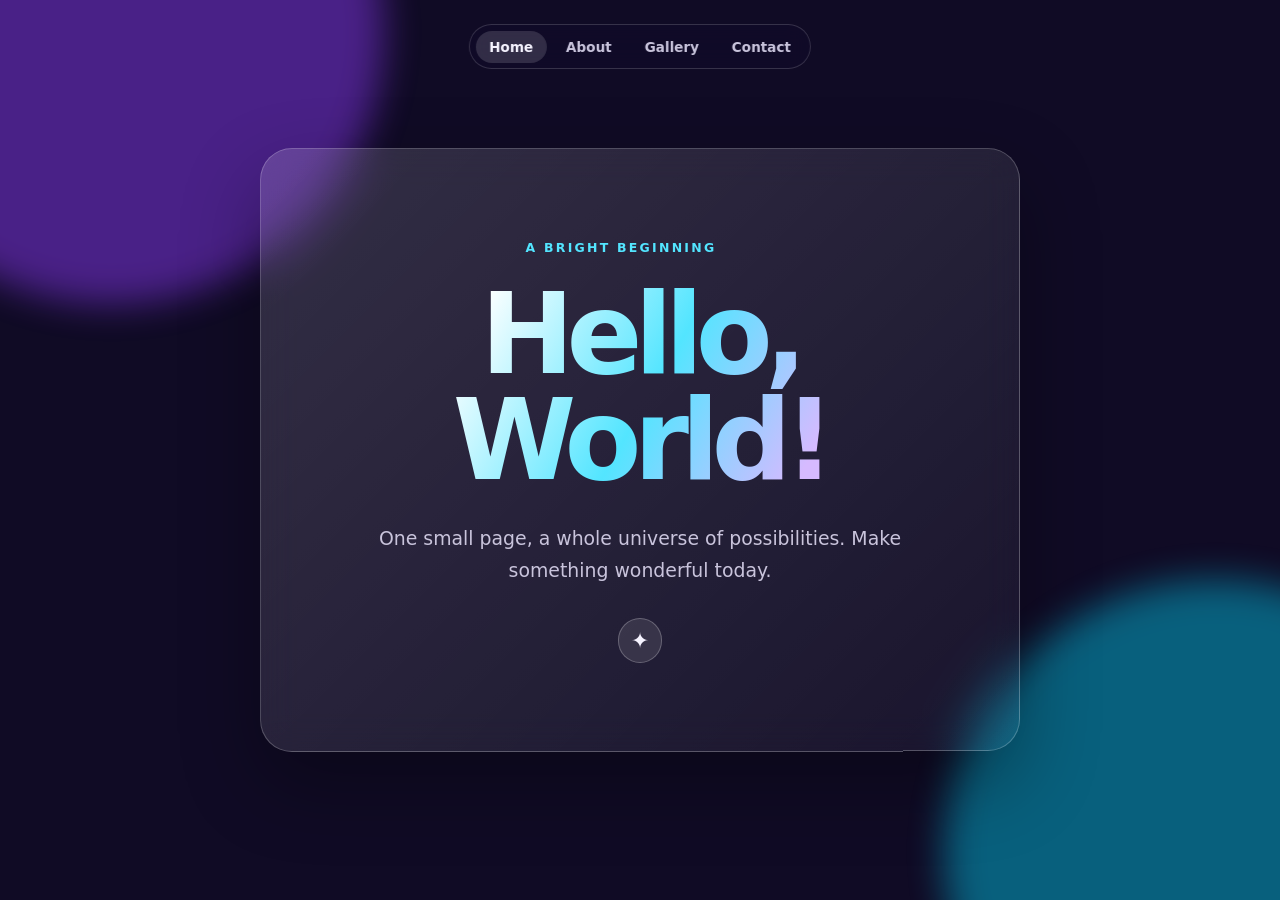
<file: index.html>
<!doctype html>
<html lang="en">
  <head>
    <meta charset="UTF-8" />
    <meta name="viewport" content="width=device-width, initial-scale=1.0" />
    <meta name="description" content="A cheerful hello world page." />
    <title>Hello, World!</title>
    <style>
      :root {
        color-scheme: dark;
        --ink: #f6f3ff;
        --muted: #c9c4dc;
        --purple: #a970ff;
        --cyan: #53e5ff;
      }

      * { box-sizing: border-box; }

      body {
        min-height: 100vh;
        margin: 0;
        display: grid;
        place-items: center;
        overflow: hidden;
        color: var(--ink);
        font-family: Inter, ui-sans-serif, system-ui, -apple-system, BlinkMacSystemFont, "Segoe UI", sans-serif;
        background: #100b25;
      }

      .orb {
        position: fixed;
        width: 34rem;
        aspect-ratio: 1;
        border-radius: 50%;
        filter: blur(18px);
        opacity: .45;
        animation: float 12s ease-in-out infinite alternate;
      }

      .orb.one { top: -15rem; left: -10rem; background: #913cff; }
      .orb.two { right: -13rem; bottom: -14rem; background: #00c7e9; animation-delay: -4s; }

      nav { position: absolute; top: 1.5rem; left: 50%; z-index: 1; display: flex; gap: .35rem; padding: .35rem; border: 1px solid rgb(255 255 255 / 16%); border-radius: 999px; background: rgb(18 12 42 / 55%); backdrop-filter: blur(12px); transform: translateX(-50%); }
      nav a { padding: .5rem .85rem; border-radius: 999px; color: var(--muted); font-size: .85rem; font-weight: 700; text-decoration: none; }
      nav a:hover, nav a[aria-current="page"] { background: rgb(255 255 255 / 14%); color: var(--ink); }

      main {
        position: relative;
        width: min(92vw, 760px);
        padding: clamp(2.5rem, 7vw, 5.5rem);
        text-align: center;
        background: linear-gradient(135deg, rgb(255 255 255 / 15%), rgb(255 255 255 / 4%));
        border: 1px solid rgb(255 255 255 / 22%);
        border-radius: 2rem;
        box-shadow: 0 2rem 5rem rgb(0 0 0 / 32%);
        backdrop-filter: blur(18px);
        animation: enter .8s cubic-bezier(.2, .8, .2, 1) both;
      }

      .eyebrow {
        margin: 0 0 1.4rem;
        color: var(--cyan);
        font-size: .78rem;
        font-weight: 800;
        letter-spacing: .18em;
        text-transform: uppercase;
      }

      h1 {
        margin: 0;
        font-size: clamp(3.5rem, 11vw, 7rem);
        line-height: .95;
        letter-spacing: -.07em;
        background: linear-gradient(120deg, #fff 20%, var(--cyan) 52%, #d6baff 80%);
        -webkit-background-clip: text;
        background-clip: text;
        color: transparent;
      }

      p {
        max-width: 34rem;
        margin: 1.75rem auto 0;
        color: var(--muted);
        font-size: clamp(1rem, 2.5vw, 1.18rem);
        line-height: 1.7;
      }

      .sparkle {
        display: inline-grid;
        place-items: center;
        width: 2.8rem;
        height: 2.8rem;
        margin-top: 2rem;
        border: 1px solid rgb(255 255 255 / 24%);
        border-radius: 50%;
        background: rgb(255 255 255 / 10%);
        font-size: 1.35rem;
        animation: pulse 2s ease-in-out infinite;
      }

      @keyframes enter { from { opacity: 0; transform: translateY(28px) scale(.96); } }
      @keyframes float { to { transform: translate(5rem, 3rem) scale(1.1); } }
      @keyframes pulse { 50% { transform: scale(1.12) rotate(14deg); box-shadow: 0 0 2rem #a970ff88; } }

      @media (prefers-reduced-motion: reduce) {
        *, *::before, *::after { animation-duration: .01ms !important; animation-iteration-count: 1 !important; }
      }
    </style>
  </head>
  <body>
    <nav aria-label="Main navigation">
      <a href="index.html" aria-current="page">Home</a>
      <a href="about.html">About</a>
      <a href="gallery.html">Gallery</a>
      <a href="contact.html">Contact</a>
    </nav>
    <div class="orb one" aria-hidden="true"></div>
    <div class="orb two" aria-hidden="true"></div>
    <main>
      <p class="eyebrow">A bright beginning</p>
      <h1>Hello, World!</h1>
      <p>One small page, a whole universe of possibilities. Make something wonderful today.</p>
      <span class="sparkle" aria-label="sparkles">✦</span>
    </main>
  </body>
</html>
</file>
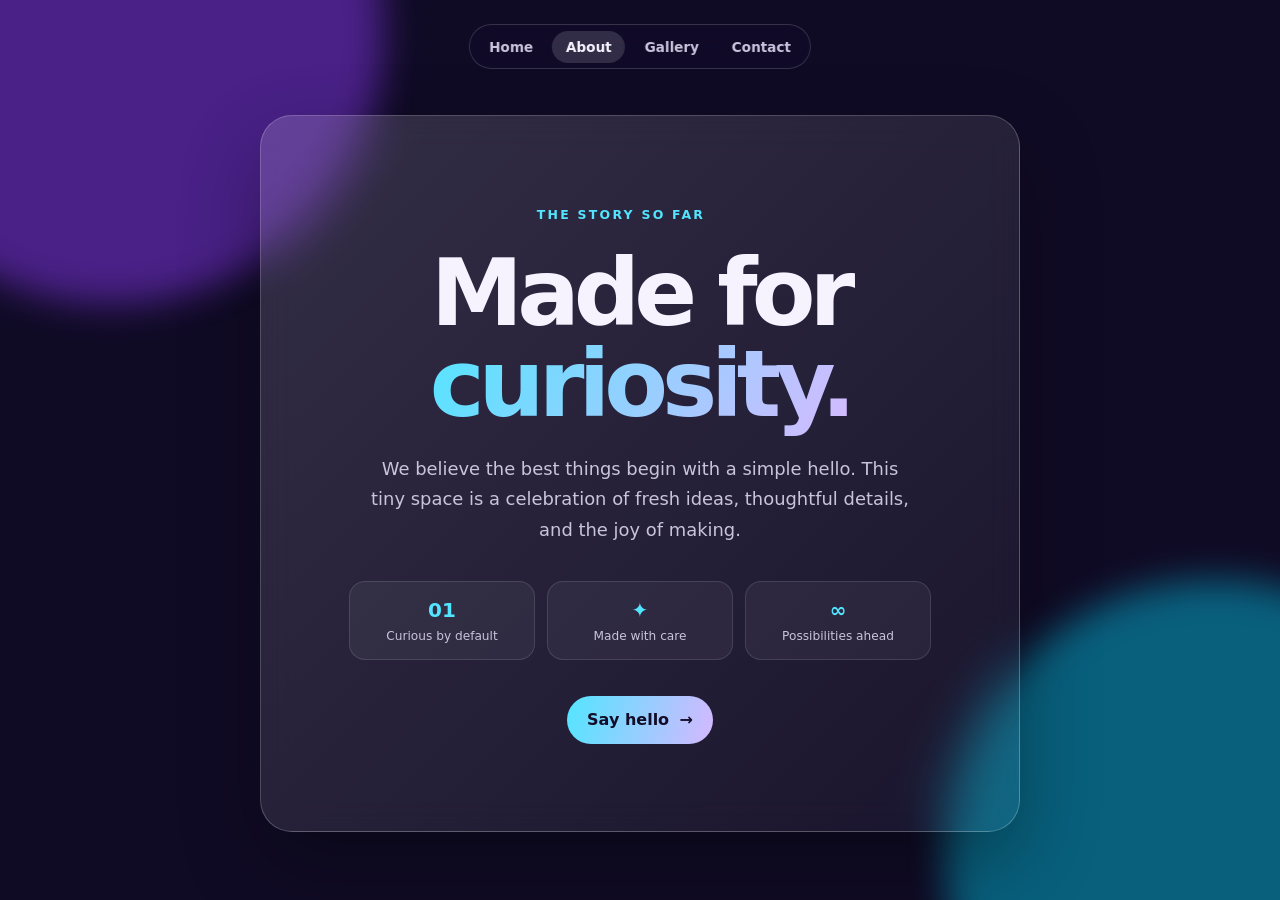
<file: about.html>
<!doctype html>
<html lang="en"><head><meta charset="UTF-8"><meta name="viewport" content="width=device-width, initial-scale=1.0"><meta name="description" content="About this bright little space."><title>About | Hello, World!</title><link rel="stylesheet" href="site.css"></head>
<body><div class="orb one" aria-hidden="true"></div><div class="orb two" aria-hidden="true"></div><nav aria-label="Main navigation"><a href="index.html">Home</a><a href="about.html" aria-current="page">About</a><a href="gallery.html">Gallery</a><a href="contact.html">Contact</a></nav><main><p class="eyebrow">The story so far</p><h1>Made for <span>curiosity.</span></h1><p>We believe the best things begin with a simple hello. This tiny space is a celebration of fresh ideas, thoughtful details, and the joy of making.</p><section class="cards"><article><b>01</b><span>Curious by default</span></article><article><b>&#10022;</b><span>Made with care</span></article><article><b>&infin;</b><span>Possibilities ahead</span></article></section><a class="button" href="contact.html">Say hello <b>&rarr;</b></a></main></body></html>
</file>
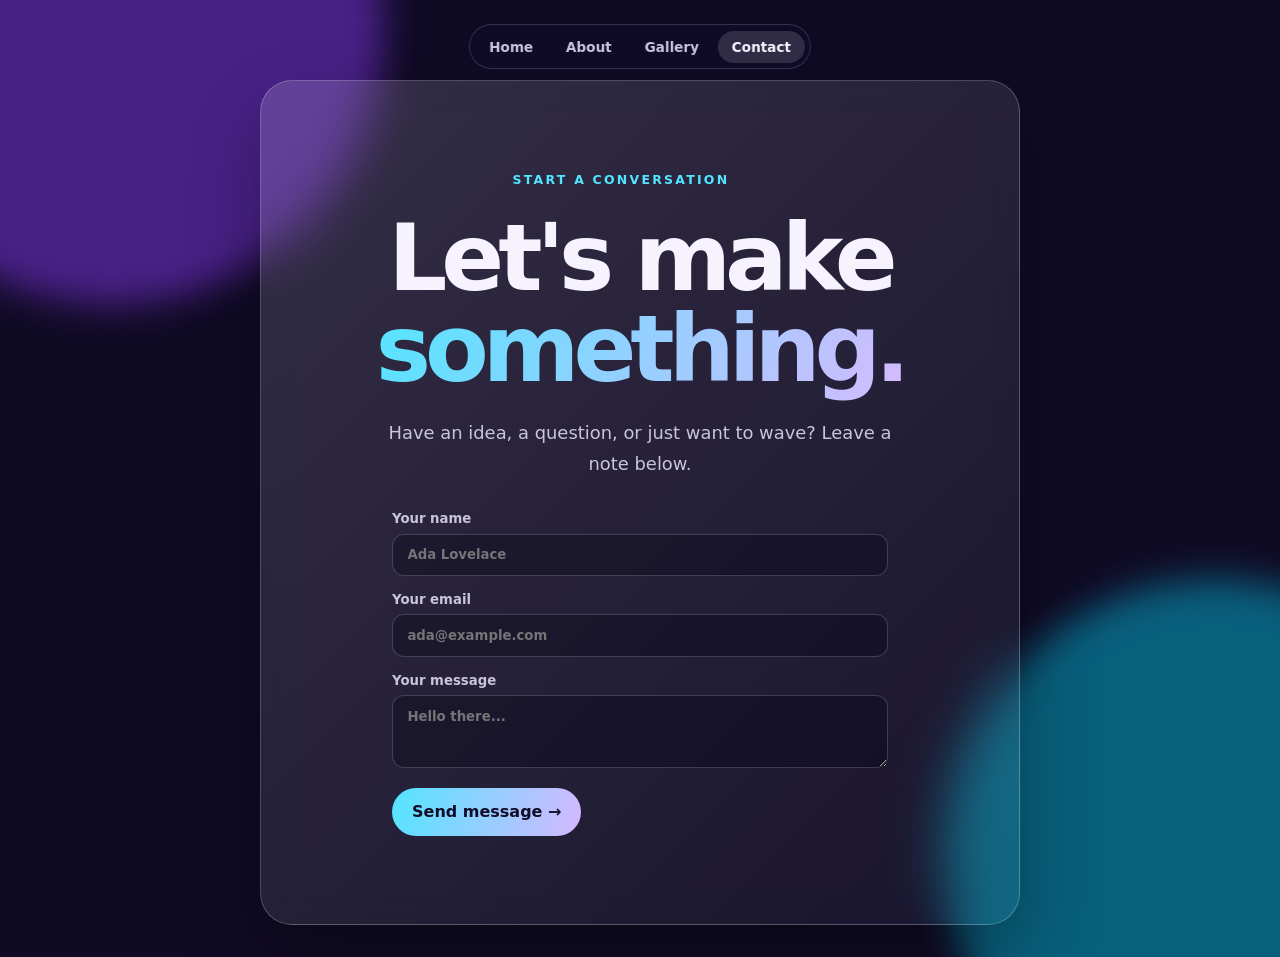
<file: contact.html>
<!doctype html>
<html lang="en"><head><meta charset="UTF-8"><meta name="viewport" content="width=device-width, initial-scale=1.0"><meta name="description" content="Get in touch."><title>Contact | Hello, World!</title><link rel="stylesheet" href="site.css"></head>
<body><div class="orb one" aria-hidden="true"></div><div class="orb two" aria-hidden="true"></div><nav aria-label="Main navigation"><a href="index.html">Home</a><a href="about.html">About</a><a href="gallery.html">Gallery</a><a href="contact.html" aria-current="page">Contact</a></nav><main><p class="eyebrow">Start a conversation</p><h1>Let's make<br><span>something.</span></h1><p>Have an idea, a question, or just want to wave? Leave a note below.</p><form onsubmit="event.preventDefault();this.querySelector('button').textContent='Message sent!';this.reset();"><label>Your name<input required name="name" placeholder="Ada Lovelace"></label><label>Your email<input required type="email" name="email" placeholder="ada@example.com"></label><label>Your message<textarea required name="message" rows="3" placeholder="Hello there..."></textarea></label><button type="submit">Send message &rarr;</button></form></main></body></html>
</file>
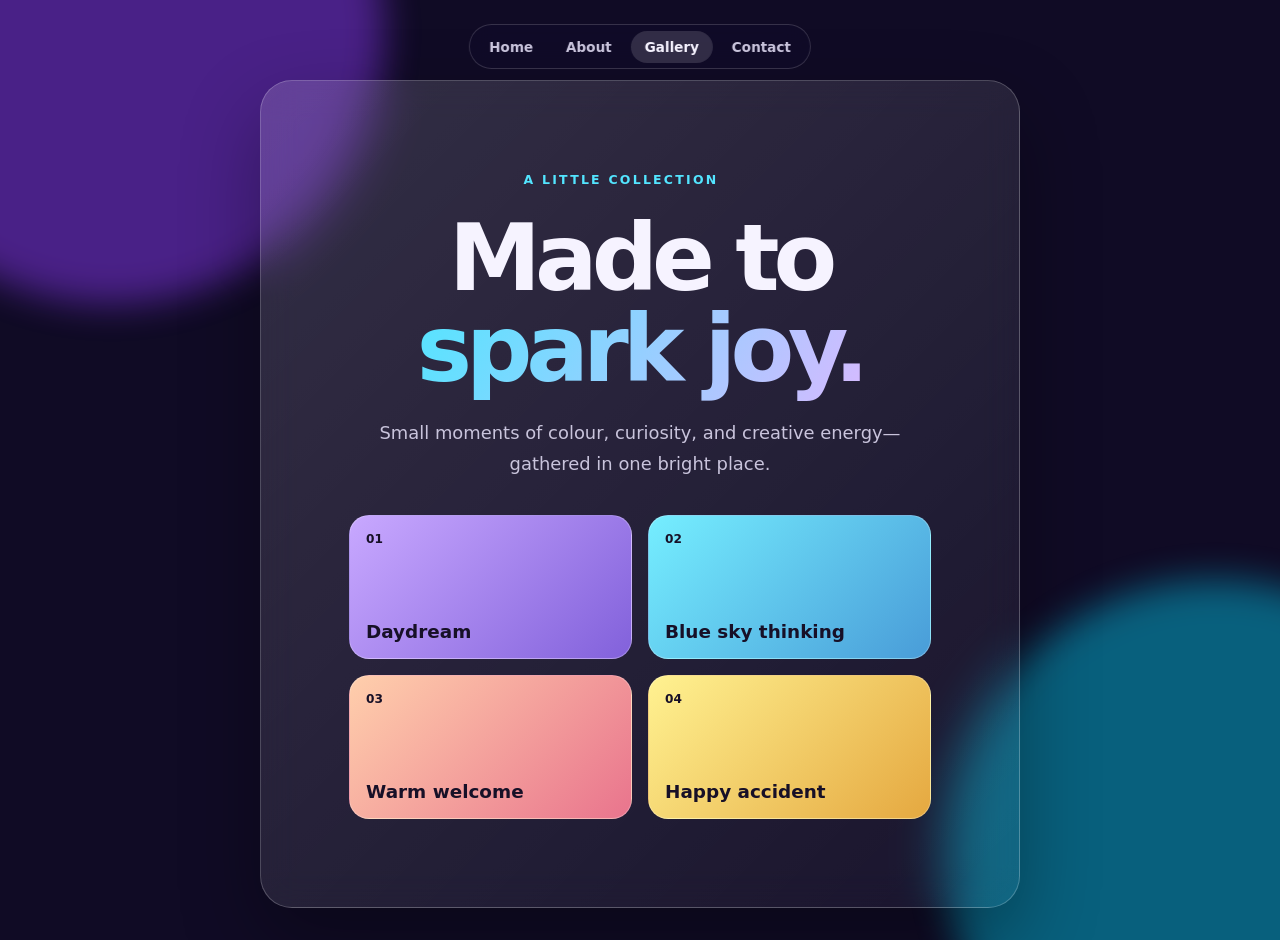
<file: gallery.HTML>
<!doctype html>
<html lang="en"><head><meta charset="UTF-8"><meta name="viewport" content="width=device-width, initial-scale=1.0"><meta name="description" content="A gallery of bright ideas."><title>Gallery | Hello, World!</title><link rel="stylesheet" href="site.css"><link rel="stylesheet" href="gallery.css"></head>
<body><div class="orb one" aria-hidden="true"></div><div class="orb two" aria-hidden="true"></div><nav aria-label="Main navigation"><a href="index.html">Home</a><a href="about.html">About</a><a href="gallery.html" aria-current="page">Gallery</a><a href="contact.html">Contact</a></nav><main><p class="eyebrow">A little collection</p><h1>Made to<br><span>spark joy.</span></h1><p>Small moments of colour, curiosity, and creative energy—gathered in one bright place.</p><section class="gallery-grid" aria-label="Creative gallery"><article class="tile lilac"><span>01</span><b>Daydream</b></article><article class="tile cyan"><span>02</span><b>Blue sky thinking</b></article><article class="tile peach"><span>03</span><b>Warm welcome</b></article><article class="tile yellow"><span>04</span><b>Happy accident</b></article></section></main></body></html>
</file>
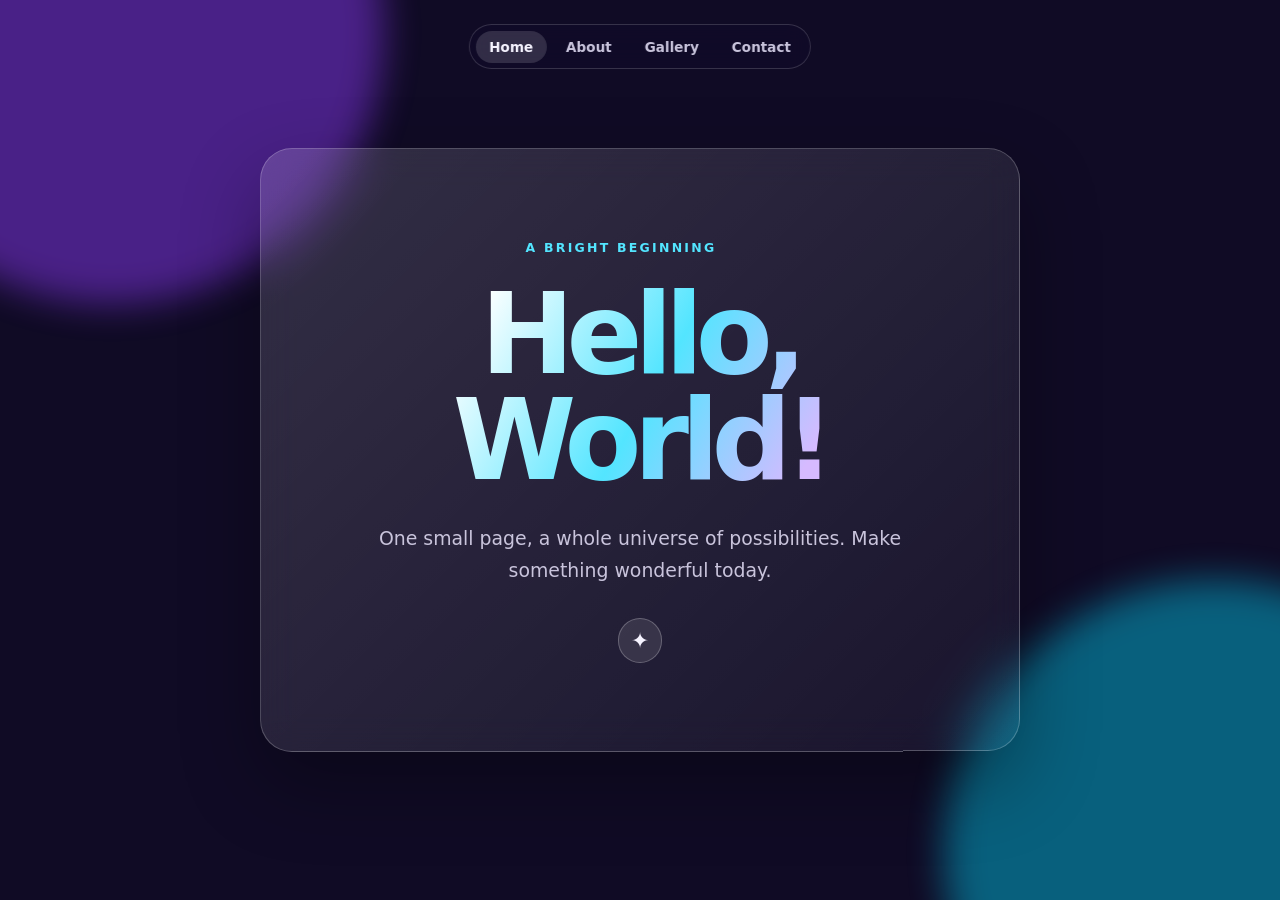
<file: hello-world.html>
<!doctype html>
<html lang="en">
  <head>
    <meta charset="UTF-8" />
    <meta name="viewport" content="width=device-width, initial-scale=1.0" />
    <meta name="description" content="A cheerful hello world page." />
    <title>Love You Asmi!</title>
    <style>
      :root {
        color-scheme: dark;
        --ink: #f6f3ff;
        --muted: #c9c4dc;
        --purple: #a970ff;
        --cyan: #53e5ff;
      }

      * { box-sizing: border-box; }

      body {
        min-height: 100vh;
        margin: 0;
        display: grid;
        place-items: center;
        overflow: hidden;
        color: var(--ink);
        font-family: Inter, ui-sans-serif, system-ui, -apple-system, BlinkMacSystemFont, "Segoe UI", sans-serif;
        background: #100b25;
      }

      .orb {
        position: fixed;
        width: 34rem;
        aspect-ratio: 1;
        border-radius: 50%;
        filter: blur(18px);
        opacity: .45;
        animation: float 12s ease-in-out infinite alternate;
      }

      .orb.one { top: -15rem; left: -10rem; background: #913cff; }
      .orb.two { right: -13rem; bottom: -14rem; background: #00c7e9; animation-delay: -4s; }

      nav { position: absolute; top: 1.5rem; left: 50%; z-index: 1; display: flex; gap: .35rem; padding: .35rem; border: 1px solid rgb(255 255 255 / 16%); border-radius: 999px; background: rgb(18 12 42 / 55%); backdrop-filter: blur(12px); transform: translateX(-50%); }
      nav a { padding: .5rem .85rem; border-radius: 999px; color: var(--muted); font-size: .85rem; font-weight: 700; text-decoration: none; }
      nav a:hover, nav a[aria-current="page"] { background: rgb(255 255 255 / 14%); color: var(--ink); }

      main {
        position: relative;
        width: min(92vw, 760px);
        padding: clamp(2.5rem, 7vw, 5.5rem);
        text-align: center;
        background: linear-gradient(135deg, rgb(255 255 255 / 15%), rgb(255 255 255 / 4%));
        border: 1px solid rgb(255 255 255 / 22%);
        border-radius: 2rem;
        box-shadow: 0 2rem 5rem rgb(0 0 0 / 32%);
        backdrop-filter: blur(18px);
        animation: enter .8s cubic-bezier(.2, .8, .2, 1) both;
      }

      .eyebrow {
        margin: 0 0 1.4rem;
        color: var(--cyan);
        font-size: .78rem;
        font-weight: 800;
        letter-spacing: .18em;
        text-transform: uppercase;
      }

      h1 {
        margin: 0;
        font-size: clamp(3.5rem, 11vw, 7rem);
        line-height: .95;
        letter-spacing: -.07em;
        background: linear-gradient(120deg, #fff 20%, var(--cyan) 52%, #d6baff 80%);
        -webkit-background-clip: text;
        background-clip: text;
        color: transparent;
      }

      p {
        max-width: 34rem;
        margin: 1.75rem auto 0;
        color: var(--muted);
        font-size: clamp(1rem, 2.5vw, 1.18rem);
        line-height: 1.7;
      }

      .sparkle {
        display: inline-grid;
        place-items: center;
        width: 2.8rem;
        height: 2.8rem;
        margin-top: 2rem;
        border: 1px solid rgb(255 255 255 / 24%);
        border-radius: 50%;
        background: rgb(255 255 255 / 10%);
        font-size: 1.35rem;
        animation: pulse 2s ease-in-out infinite;
      }

      @keyframes enter { from { opacity: 0; transform: translateY(28px) scale(.96); } }
      @keyframes float { to { transform: translate(5rem, 3rem) scale(1.1); } }
      @keyframes pulse { 50% { transform: scale(1.12) rotate(14deg); box-shadow: 0 0 2rem #a970ff88; } }

      @media (prefers-reduced-motion: reduce) {
        *, *::before, *::after { animation-duration: .01ms !important; animation-iteration-count: 1 !important; }
      }
    </style>
  </head>
  <body>
    <nav aria-label="Main navigation">
      <a href="hello-world.html" aria-current="page">Home</a>
      <a href="about.html">About</a>
      <a href="gallery.html">Gallery</a>
      <a href="contact.html">Contact</a>
    </nav>
    <div class="orb one" aria-hidden="true"></div>
    <div class="orb two" aria-hidden="true"></div>
    <main>
      <p class="eyebrow">A bright beginning</p>
      <h1>Hello, World!</h1>
      <p>One small page, a whole universe of possibilities. Make something wonderful today.</p>
      <span class="sparkle" aria-label="sparkles">✦</span>
    </main>
  </body>
</html>
</file>
<file: site.css>
:root{color-scheme:dark;--ink:#f6f3ff;--muted:#c9c4dc;--cyan:#53e5ff}*{box-sizing:border-box}body{min-height:100vh;margin:0;display:grid;place-items:center;overflow-x:hidden;color:var(--ink);font-family:Inter,ui-sans-serif,system-ui,-apple-system,BlinkMacSystemFont,"Segoe UI",sans-serif;background:#100b25}.orb{position:fixed;width:34rem;aspect-ratio:1;border-radius:50%;filter:blur(18px);opacity:.45;animation:float 12s ease-in-out infinite alternate}.orb.one{top:-15rem;left:-10rem;background:#913cff}.orb.two{right:-13rem;bottom:-14rem;background:#00c7e9;animation-delay:-4s}nav{position:absolute;top:1.5rem;left:50%;z-index:1;display:flex;gap:.35rem;padding:.35rem;border:1px solid #ffffff29;border-radius:999px;background:#120c2a8c;backdrop-filter:blur(12px);transform:translateX(-50%)}nav a{padding:.5rem .85rem;border-radius:999px;color:var(--muted);font-size:.85rem;font-weight:700;text-decoration:none}nav a:hover,nav a[aria-current=page]{background:#ffffff24;color:var(--ink)}main{position:relative;width:min(92vw,760px);margin:5rem 0 2rem;padding:clamp(2.5rem,7vw,5.5rem);text-align:center;background:linear-gradient(135deg,#ffffff26,#ffffff0a);border:1px solid #ffffff38;border-radius:2rem;box-shadow:0 2rem 5rem #00000052;backdrop-filter:blur(18px);animation:enter .8s cubic-bezier(.2,.8,.2,1) both}.eyebrow{margin:0 0 1.4rem;color:var(--cyan);font-size:.78rem;font-weight:800;letter-spacing:.18em;text-transform:uppercase}h1{margin:0;font-size:clamp(3rem,9vw,5.8rem);line-height:.98;letter-spacing:-.065em}h1 span{background:linear-gradient(120deg,var(--cyan),#d6baff);-webkit-background-clip:text;background-clip:text;color:transparent}p{max-width:34rem;margin:1.5rem auto 0;color:var(--muted);font-size:clamp(1rem,2.5vw,1.12rem);line-height:1.7}.cards{display:grid;grid-template-columns:repeat(3,1fr);gap:.75rem;margin:2.25rem 0}.cards article{display:grid;gap:.4rem;padding:1rem .5rem;border:1px solid #ffffff1f;border-radius:1rem;background:#ffffff0d}.cards b{color:var(--cyan);font-size:1.25rem}.cards span{color:var(--muted);font-size:.76rem}.button,button{display:inline-flex;align-items:center;justify-content:center;gap:.65rem;padding:.9rem 1.25rem;border:0;border-radius:999px;color:#130d29;background:linear-gradient(105deg,var(--cyan),#d5b8ff);font:inherit;font-weight:800;text-decoration:none;cursor:pointer}form{display:grid;gap:1rem;max-width:31rem;margin:2rem auto 0;text-align:left}label{display:grid;gap:.45rem;color:var(--muted);font-size:.83rem;font-weight:700}input,textarea{width:100%;padding:.8rem .9rem;border:1px solid #ffffff2e;border-radius:.75rem;outline:none;color:var(--ink);background:#08051959;font:inherit}input:focus,textarea:focus{border-color:var(--cyan);box-shadow:0 0 0 3px #53e5ff20}textarea{resize:vertical}button{justify-self:start;margin-top:.25rem}@keyframes enter{from{opacity:0;transform:translateY(28px) scale(.96)}}@keyframes float{to{transform:translate(5rem,3rem) scale(1.1)}}@media(max-width:480px){.cards{grid-template-columns:1fr}.cards article{grid-template-columns:2rem 1fr;align-items:center;text-align:left}}@media(prefers-reduced-motion:reduce){*,*::before,*::after{animation-duration:.01ms!important;animation-iteration-count:1!important}}
</file>
<file: gallery.css>
.gallery-grid{display:grid;grid-template-columns:repeat(2,1fr);gap:1rem;margin-top:2.25rem}.tile{display:flex;min-height:9rem;padding:1rem;flex-direction:column;justify-content:space-between;border:1px solid #ffffff3d;border-radius:1.25rem;color:#171027;text-align:left;transition:transform .2s}.tile:hover{transform:translateY(-5px)}.tile span{font-size:.76rem;font-weight:800}.tile b{font-size:1.15rem}.lilac{background:linear-gradient(135deg,#c8a8ff,#8261db)}.cyan{background:linear-gradient(135deg,#75eeff,#499cd8)}.peach{background:linear-gradient(135deg,#ffcfac,#e9748d)}.yellow{background:linear-gradient(135deg,#fff291,#e5a840)}@media(max-width:480px){.gallery-grid{grid-template-columns:1fr}}
</file>
